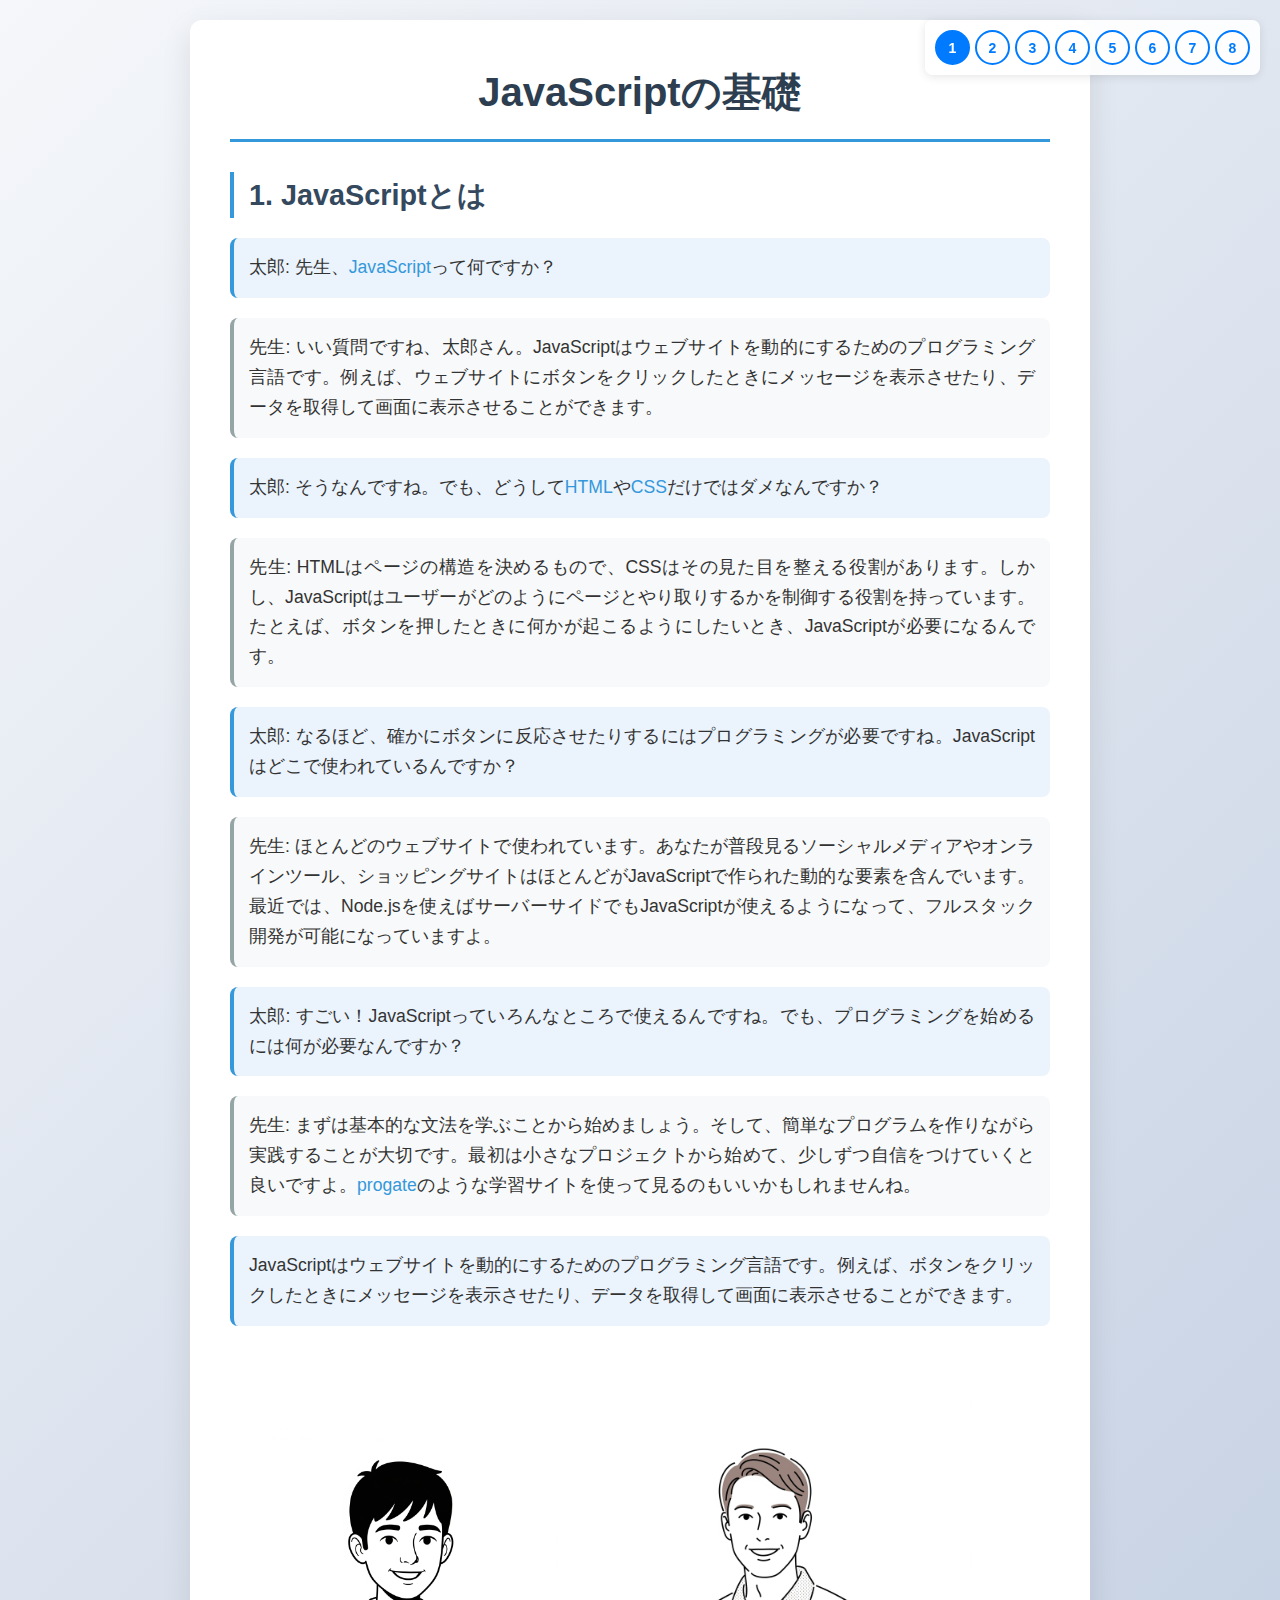
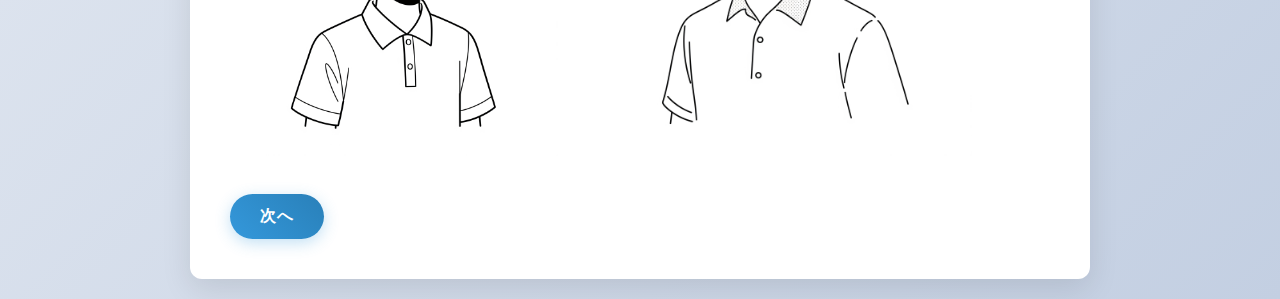
<file: index.html>
<!DOCTYPE html>
<html lang="ja">
<head>
    <meta charset="UTF-8">
    <meta name="viewport" content="width=device-width, initial-scale=1.0">
    <title>JavaScriptの基礎</title>
    <link rel="stylesheet" href="main.css">
</head>
<body>
    <nav class="section-nav">
        <button onclick="showSection(1)" class="nav-btn" id="nav-1">1</button>
        <button onclick="showSection(2)" class="nav-btn" id="nav-2">2</button>
        <button onclick="showSection(3)" class="nav-btn" id="nav-3">3</button>
        <button onclick="showSection(4)" class="nav-btn" id="nav-4">4</button>
        <button onclick="showSection(5)" class="nav-btn" id="nav-5">5</button>
        <button onclick="showSection(6)" class="nav-btn" id="nav-6">6</button>
        <button onclick="showSection(7)" class="nav-btn" id="nav-7">7</button>
        <button onclick="showSection(8)" class="nav-btn" id="nav-8">8</button>
    </nav>
    </nav>
    <div id="section1" class="section" style="display: block;">
        <h1>JavaScriptの基礎</h1>
        <h2>1. JavaScriptとは</h2>
        <p>太郎: 先生、<a href="https://ja.wikipedia.org/wiki/JavaScript">JavaScript</a>って何ですか？</p>
        <p>先生: いい質問ですね、太郎さん。JavaScriptはウェブサイトを動的にするためのプログラミング言語です。例えば、ウェブサイトにボタンをクリックしたときにメッセージを表示させたり、データを取得して画面に表示させることができます。</p>
        <p>太郎: そうなんですね。でも、どうして<a href="https://ja.wikipedia.org/wiki/HTML">HTML</a>や<a href="https://ja.wikipedia.org/wiki/CSS">CSS</a>だけではダメなんですか？</p>
        <p>先生: HTMLはページの構造を決めるもので、CSSはその見た目を整える役割があります。しかし、JavaScriptはユーザーがどのようにページとやり取りするかを制御する役割を持っています。たとえば、ボタンを押したときに何かが起こるようにしたいとき、JavaScriptが必要になるんです。</p>
        <p>太郎: なるほど、確かにボタンに反応させたりするにはプログラミングが必要ですね。JavaScriptはどこで使われているんですか？</p>
        <p>先生: ほとんどのウェブサイトで使われています。あなたが普段見るソーシャルメディアやオンラインツール、ショッピングサイトはほとんどがJavaScriptで作られた動的な要素を含んでいます。最近では、Node.jsを使えばサーバーサイドでもJavaScriptが使えるようになって、フルスタック開発が可能になっていますよ。</p>
        <p>太郎: すごい！JavaScriptっていろんなところで使えるんですね。でも、プログラミングを始めるには何が必要なんですか？</p>
        <p>先生: まずは基本的な文法を学ぶことから始めましょう。そして、簡単なプログラムを作りながら実践することが大切です。最初は小さなプロジェクトから始めて、少しずつ自信をつけていくと良いですよ。<a href="https://prog-8.com/">progate</a>のような学習サイトを使って見るのもいいかもしれませんね。</p>
        <p>JavaScriptはウェブサイトを動的にするためのプログラミング言語です。例えば、ボタンをクリックしたときにメッセージを表示させたり、データを取得して画面に表示させることができます。</p>
        <img src="seito.jpg" alt="生徒の画像" width="40%" />
        <img src="sensei.jpg" alt="先生の画像" width="50%" />
        <button class="next-button" onclick="showNextSection(1)">次へ</button>
    </div>

    <div id="section2" class="section" style="display: none;">
        <h2>2. 基本的な文法</h2>
        <p>JavaScriptの基本的な文法とデータ型について紹介します。プログラミングを行う際には、データの種類やその扱い方、変数の定義方法を理解することが重要です。しっかりとした基礎を築くことで、後のステップでも効果的に問題を解決し、コードを書いていくことができるようになります。</p>
        <h3>2.1. 文法とデータ型</h3>
        <p>プログラミングでは、データを扱う時にそのデータの種類を定義する必要があります。このデータの種類を「データ型」と呼びます。データ型によって、どのような操作ができるか、またどのようにデータがメモリに保存されるかが決まります。</p>
        <p>JavaScriptには、以下の基本的なデータ型があります：</p>
        <ul>
            <li>文字列（String）: テキストを表します。例: "こんにちは", "123"</li>
            <li>数値（Number）: 整数や小数を扱います。例: 42, 3.14</li>
            <li>真偽値（Boolean）: true（真）または false（偽）の2つの値のみを取ります。条件分岐などで頻繁に使用されます。</li>
            <li>未定義（Undefined）: 値が設定されていない変数の状態です。この値は、変数がまだ何も持っていない場合に自動的に割り当てられます。</li>
            <li>オブジェクト（Object）: キーと値のペアを持つ複雑なデータ構造です。例えば、データの集まりや構造化された情報を扱う場合に使用します。</li>
        </ul>
        <h3>2.2. 変数の定義</h3>
        <p>変数とは、プログラム内でデータを保存するための名前付きの入れ物のようなものです。変数を使うことで、データを扱いやすくし、後から再利用できるようになります。</p>
        <p>JavaScriptでは、変数を以下の3つの方法で定義できます：</p>
        <ul>
            <li><strong>let:</strong> 変数を定義するための新しい方法で、後から値を変更できます。ただし、ブロックスコープを持っています。</li>
            <li><strong>const:</strong> 定数を定義するための方法で、一度設定した値は変更できません。主に変更しないデータを扱うときに使います。</li>
            <li><strong>var:</strong> 従来の方法で、関数スコープを持っていますが、現在は使用を避けることが推奨されています。</li>
        </ul>
        <p>例えば、変数を使ってユーザーの名前を保存することができます。</p>
        <pre><code>
const name = "太郎"; // 'name' という名前の変数に "太郎" を保存
let age = 15; // 'age' という名前の変数に 15 を保存
        </code></pre>
        <button class="next-button" onclick="showNextSection(2)">次へ</button>
    </div>

    <div id="section3" class="section" style="display: none;">
        <h2>3. 関数とスコープ</h2>
        <h3>3.1. 関数の定義</h3>
        <p>関数は再利用可能なコードのブロックで、特定のタスクを実行するためのものです。以下は、シンプルな関数の定義例です。</p>
        <pre><code>
function greet(person) {
    return "こんにちは、" + person + "さん！";
}
        </code></pre>
        <p>この関数greetは、引数personを受け取り、その人に挨拶するメッセージを返します。</p>
        <h3>3.2. スコープ</h3>
        <p>スコープは変数が有効な範囲を指します。JavaScriptには、グローバルスコープ、関数スコープ、ブロックスコープの3種類があります。</p>
        <ul>
            <li><strong>グローバルスコープ:</strong> スクリプトのどこからでもアクセスできる変数の範囲です。</li>
            <li><strong>関数スコープ:</strong> 関数内で定義された変数の範囲で、その関数内からのみアクセス可能です。</li>
            <li><strong>ブロックスコープ:</strong> letやconstを使って定義された変数に対する範囲で、ブロック（波括弧 {} で囲まれた部分）内でのみ有効です。</li>
        </ul>
        <button class="next-button" onclick="showNextSection(3)">次へ</button>
    </div>

    <div id="section4" class="section" style="display: none;">
        <h2>4. オブジェクト指向プログラミング</h2>
        <p>オブジェクト指向プログラミング（OOP）は、プログラミングのスタイルの一つで、データを「オブジェクト」という単位で管理する方法です。オブジェクトは、データ（プロパティ）とそのデータに関連する関数（メソッド）を持つことができます。</p>
        <h3>4.1. オブジェクトの作成</h3>
        <p>JavaScriptでは、オブジェクトを作成するのは非常に簡単です。以下のコードは、`person`というオブジェクトを作成しています。</p>
        <pre><code>
let person = {
    name: "太郎",
    age: 25,
    greet: function() {
        return "こんにちは、" + this.name + "さん！";
    }
};
        </code></pre>
        <p>この例では、`person`オブジェクトは以下の3つの部分を持っています：</p>
        <ul>
            <li><strong>プロパティ</strong>: オブジェクトのデータを持つ部分です。ここでは`name`と`age`という2つのプロパティがあります。</li>
            <li><strong>メソッド</strong>: オブジェクトに関連する動作を定義する関数です。`greet`というメソッドは、`person`オブジェクトの名前を使って挨拶を返す機能があります。</li>
            <li><strong>thisキーワード</strong>: メソッド内で`this`を使うことで、そのメソッドが属しているオブジェクトを参照することができます。ここでは`this.name`は`person.name`、つまり「太郎」を指します。</li>
        </ul>
        <p>次に、`greet`メソッドを呼び出して挨拶を表示させてみましょう:</p>

        <pre><code>
console.log(person.greet()); // "こんにちは、太郎さん！"と表示
        </code></pre>

        <p>上のコードを実行すると、`greet`メソッドが呼ばれて挨拶が表示されます。これがオブジェクト指向プログラミングの基本的な使い方です。</p>
        <button class="next-button" onclick="showNextSection(4)">次へ</button>
    </div>



    <div id="section5" class="section" style="display: none;">
        <h2>5. 非同期処理</h2>
        <p>非同期処理は、プログラムが時間のかかるタスクを実行している間に他の処理を続行できるようにするための手法です。これにより、特にデータの取得など遅延が発生する可能性のある操作を効率的に扱うことができます。</p>

        <h3>5.1. Promiseの使用</h3>
        <p>Promiseは、非同期処理の結果を表現するためのオブジェクトです。Promiseはまだ完了していない処理の結果を表し、将来的にその結果が利用可能になることを示します。</p>
    
        <p>以下のコードは、データを非同期に取得するための`fetchData`という関数を定義しています。この関数はPromiseを返します。</p>
    
        <pre><code>
    function fetchData() {
        // 新しいPromiseを返す
        return new Promise((resolve, reject) => {
            // 2秒後にデータ取得が完了する模擬処理
            setTimeout(() => {
                // データ取得が成功した場合
                resolve("データ取得完了！");
            }, 2000);
        });
    }
        </code></pre>
    
        <p>この関数の説明は以下の通りです：</p>
        <ul>
            <li><strong>Promiseの作成</strong>: `new Promise`を使ってPromiseを作成します。このPromiseは、成功した場合には`resolve`関数を呼び出して、結果を返します。</li>
            <li><strong>setTimeout</strong>: JavaScriptの`setTimeout`関数は、指定した時間（ここでは2秒）後に指定した処理を実行します。これによって、データ取得の時間を模擬しています。</li>
            <li><strong>resolve関数</strong>: データ取得が成功した場合に呼ばれ、Promiseが解決（fulfilled）します。この場合、文字列"データ取得完了！"が返されます。</li>
        </ul>
    
        <p>この`fetchData`関数を使うために、Promiseの結果を処理する方法を示します。以下のようにして使用できます：</p>
    
        <pre><code>
    fetchData().then(result => {
        console.log(result); // "データ取得完了！"と表示
    }).catch(error => {
        console.error("エラーが発生しました: ", error);
    });
        </code></pre>
    
        <p>このコードでは、`then`メソッドを使ってPromiseが成功したときの処理を定義しています。成功した場合には取得した結果が`result`として渡され、`console.log`で表示されます。</p>
        <p>もしPromiseが失敗した場合は、`catch`メソッドを使ってエラーメッセージを処理することができます。</p>
        <button class="next-button" onclick="showNextSection(5)">次へ</button>
    </div>

    <div id="section6" class="section" style="display: none;">
        <h2>6. DOM操作</h2>
        <p>DOM（Document Object Model）は、HTMLやXML文書をプログラムから扱うためのインターフェースです。DOMを操作することで、ウェブページの内容や構造を動的に変更することができます。これにより、ユーザーのアクションに応じてページを更新したり、表示内容を変更したりすることが可能になります。</p>

        <h3>6.1. イベント処理</h3>
        <p>イベント処理とは、ユーザーがページ上で行ったアクション（クリックやキー入力など）に対して、プログラムが反応するようにすることを指します。例えば、ボタンがクリックされたときに何かを行うような処理です。</p>

        <p>以下のコードでは、HTMLから要素を取得する方法を示します。これによって、特定の要素にアクセスして、その内容を変更したり、イベントを追加したりすることができます。</p>

        <pre><code>
// HTMLから要素を取得
const titleElement = document.getElementById("title"); // id属性が"title"の要素を取得
const buttonElement = document.querySelector("#changeTextButton"); // idが"changeTextButton"の要素を取得
        </code></pre>

        <p>このコードの説明は以下の通りです：</p>
        <ul>
            <li><strong>document.getElementById</strong>: このメソッドは、指定したidを持つHTML要素を取得します。ここでは、`id="title"`の要素を取得して`titleElement`という変数に格納しています。</li>
            <li><strong>document.querySelector</strong>: このメソッドは、CSSセレクタを使って一致する最初の要素を取得します。ここでは、`id="changeTextButton"`の要素を取得しています。</li>
        </ul>

        <p>次に、ボタンがクリックされたときにタイトルの内容を変更する例を示します：</p>

        <pre><code>
buttonElement.addEventListener("click", () => {
    titleElement.innerText = "新しいタイトル！"; // タイトルを変更する
});
        </code></pre>

        <p>このコードの説明は以下の通りです：</p>
        <ul>
            <li><strong>addEventListener</strong>: このメソッドを使って、指定したイベント（ここでは"click"）に対して関数を追加します。この関数は、イベントが発生したときに実行されます。</li>
            <li><strong>innerText</strong>: これは要素のテキスト内容を変更するためのプロパティです。ここでは、ボタンがクリックされたときにタイトルのテキストを"新しいタイトル！"に変更しています。</li>
        </ul>

        <p>以上のように、DOMを操作することで、ユーザーのアクションに応じてページの内容を動的に変更することが可能です。これにより、よりインタラクティブで魅力的なウェブページを作成できます。</p>

        <button class="next-button" onclick="showNextSection(6)">次へ</button>
    </div>

    <div id="section7" class="section" style="display: none;">
        <h2>7. モジュールとパッケージ管理</h2>
        <p>JavaScriptの大規模なプロジェクトでは、コードをモジュール化することが重要です。モジュール化によりコードを再利用しやすく、保守もしやすくなります。また、外部ライブラリやツールを管理するためにパッケージ管理システムが必要です。</p>

        <h3>7.1. モジュールの使用</h3>
        <p>モジュールは、特定の機能を持つJavaScriptファイルです。モジュールを使用することで、異なるファイル間で関数や変数を共有できます。次の例では、`math.js`というファイルから`add`関数をエクスポートし、`main.js`というファイルでインポートして使用しています。</p>

        <pre><code>
    // math.js
    export function add(a, b) {
        return a + b;
    }

    // main.js
    import { add } from './math.js';

    console.log(add(2, 3));  // 出力: 5
        </code></pre>

        <p>このコードのポイント：</p>
        <ul>
            <li><strong>export</strong>: `math.js`で`add`関数をエクスポートすることで、他のファイルからこの関数を使えるようになります。</li>
            <li><strong>import</strong>: `main.js`で`add`関数をインポートし、関数を使用して計算結果を表示しています。</li>
        </ul>

        <h3>7.2. npmによるパッケージ管理</h3>
        <p>npmはNode.jsのパッケージ管理ツールで、外部パッケージやライブラリを簡単に管理できます。以下に、npmの基本的な使い方を示します：</p>
        
        <ul>
            <li><strong>パッケージのインストール</strong>: <code>npm install &lt;パッケージ名&gt;</code>を使って、必要なライブラリをプロジェクトに追加します。</li>
            <li><strong>バージョンの更新</strong>: <code>npm update &lt;パッケージ名&gt;</code>で、インストールされているパッケージを最新のバージョンに更新します。</li>
            <li><strong>プロジェクトのセットアップ</strong>: <code>npm init</code>を実行すると、プロジェクトの設定情報を含む`package.json`ファイルが生成されます。</li>
        </ul>

        <button class="next-button" onclick="showNextSection(7)">次へ</button>
    </div>

    <div id="section8" class="section" style="display: none;">
        <h2>8. フロントエンドフレームワーク（Reactの例）</h2>
        <p>Reactは、ユーザーインターフェースを構築するための人気のあるJavaScriptライブラリです。コンポーネントベースのアプローチを採用しており、大規模なアプリケーションのUIを効率的に管理できます。</p>

        <h3>8.1. Reactの基本</h3>
        <p>Reactの基本的な使用法を以下に示します。まず、ReactとReactDOMをインポートし、Appコンポーネントを作成します。そして、このコンポーネントをHTMLの特定の要素にレンダリングします。</p>

        <pre><code>
    import React from 'react';
    import ReactDOM from 'react-dom';

    function App() {
        return &lt;h1&gt;こんにちは、React！&lt;/h1&gt;;
    }

    ReactDOM.render(&lt;App /&gt;, document.getElementById('root'));
        </code></pre>

        <p>このコードのポイント：</p>
        <ul>
            <li><strong>import React</strong>: Reactをインポートすることで、JSX（JavaScript XML）を使ったコンポーネントを作成できるようになります。</li>
            <li><strong>関数コンポーネント</strong>: `App`という関数がコンポーネントを定義しています。この関数は、React要素（ここでは`＜h1＞`タグ）を返します。</li>
            <li><strong>ReactDOM.render</strong>: この関数を使って、作成したコンポーネントをDOMの特定の場所（この例では`id`が`root`の要素）に描画します。</li>
        </ul>

        <h3>8.2. コンポーネントの状態管理</h3>
        <p>Reactでは、状態を管理することが重要です。`useState`フックを使うことで、コンポーネント内で状態を持つことができます。以下はカウントアップ機能を持つコンポーネントの例です：</p>

        <pre><code>
    import React, { useState } from 'react';

    function Counter() {
        const [count, setCount] = useState(0); // 状態変数countとその更新関数setCountを定義

        return (
            &lt;div&gt;
                &lt;p&gt;クリックした回数: {count}&lt;/p&gt;
                &lt;button onClick={() => setCount(count + 1)}&gt;カウントアップ&lt;/button&gt;
            &lt;/div&gt;
        );
    }

    ReactDOM.render(&lt;Counter /&gt;, document.getElementById('root'));
        </code></pre>

        <p>このコードのポイント：</p>
        <ul>
            <li><strong>useState</strong>: このフックを使って、`count`という状態変数を作成します。初期値は`0`です。</li>
            <li><strong>setCount</strong>: `count`の値を更新するための関数です。この関数をクリックイベントで使用しています。</li>
            <li><strong>状態の自動再評価</strong>: コンポーネントの状態が変化すると、Reactは自動的にコンポーネントを再描画して最新の状態を反映します。</li>
        </ul>

        <p>これにより、Reactを使ってインタラクティブなフロントエンドアプリケーションを作成することができるようになります。状態管理やコンポーネント化により、大規模なアプリケーションでもコードの可読性と保守性が向上します。</p>
        <p>本コンテンツの作成時間（HTML/CSS/JavaScriptの設計・実装を含む）：約15時間</p>
    </div>
    <script>
        let currentSection = 1; // 現在のセクション番号を追跡
        
        function showSection(sectionNumber) {
            // 全てのセクションを非表示にする
            for (let i = 1; i <= 8; i++) {
                const section = document.getElementById(`section${i}`);
                if (section) {
                    section.style.display = 'none';
                }
            }
            
            // 指定されたセクションを表示
            const targetSection = document.getElementById(`section${sectionNumber}`);
            if (targetSection) {
                targetSection.style.display = 'block';
                currentSection = sectionNumber;
                
                // ナビゲーションボタンの状態を更新
                updateNavButtons();
                
                // セクションの先頭にスクロール
                targetSection.scrollIntoView({ behavior: 'smooth', block: 'start' });
            }
        }
        
        function updateNavButtons() {
            // 全てのナビゲーションボタンの状態をリセット
            for (let i = 1; i <= 8; i++) {
                const btn = document.getElementById(`nav-${i}`);
                if (btn) {
                    btn.classList.remove('active', 'disabled');
                    
                    // 現在のセクションをアクティブに
                    if (i === currentSection) {
                        btn.classList.add('active');
                    }
                    // まだ到達していないセクションを無効化（オプション）
                    // if (i > currentSection) {
                    //     btn.classList.add('disabled');
                    //     btn.onclick = null;
                    // } else {
                    //     btn.onclick = () => showSection(i);
                    // }
                }
            }
        }
        
        function showNextSection(current) {
            const nextSection = current + 1;
            if (nextSection <= 9) {
                showSection(nextSection);
            }
        }
        
        // ページ読み込み時に初期状態を設定
        window.addEventListener('DOMContentLoaded', function() {
            updateNavButtons();
        });
        </script>
</body>
</html>
</file>
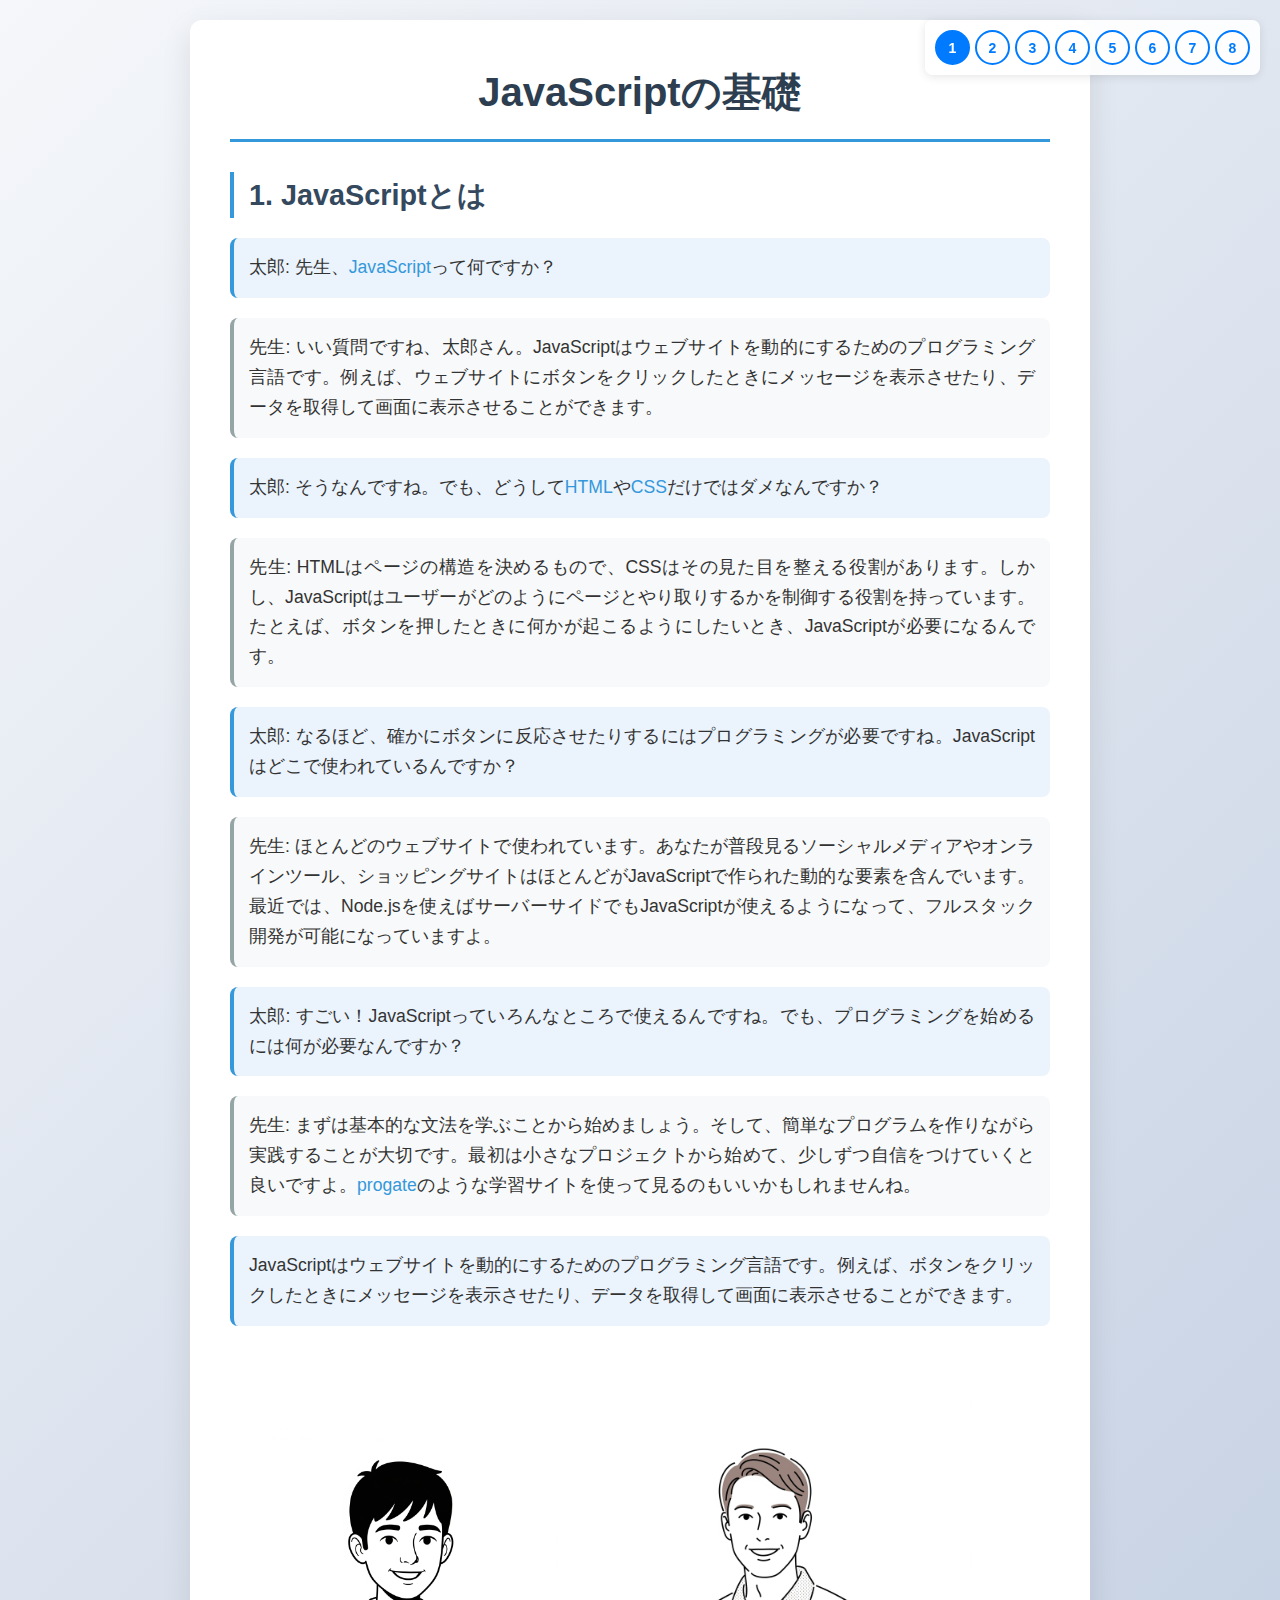
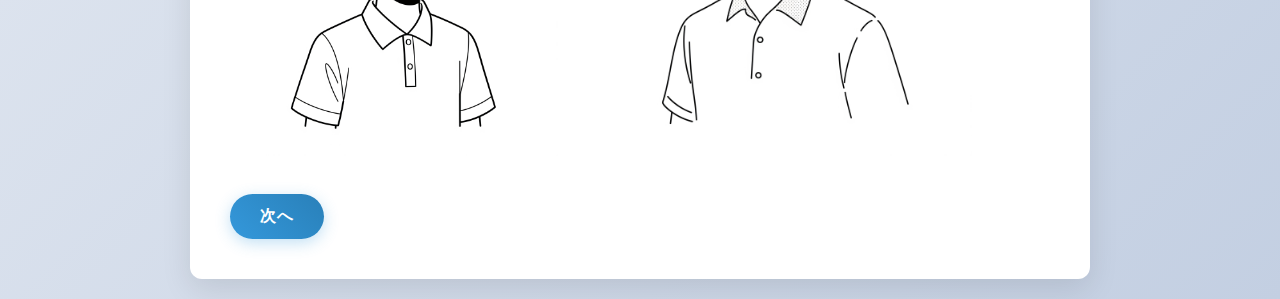
<file: aboutjs.html>
<!DOCTYPE html>
<html lang="ja">
<head>
    <meta charset="UTF-8">
    <meta name="viewport" content="width=device-width, initial-scale=1.0">
    <title>JavaScriptの基礎</title>
    <link rel="stylesheet" href="main.css">
</head>
<body>
    <nav class="section-nav">
        <button onclick="showSection(1)" class="nav-btn" id="nav-1">1</button>
        <button onclick="showSection(2)" class="nav-btn" id="nav-2">2</button>
        <button onclick="showSection(3)" class="nav-btn" id="nav-3">3</button>
        <button onclick="showSection(4)" class="nav-btn" id="nav-4">4</button>
        <button onclick="showSection(5)" class="nav-btn" id="nav-5">5</button>
        <button onclick="showSection(6)" class="nav-btn" id="nav-6">6</button>
        <button onclick="showSection(7)" class="nav-btn" id="nav-7">7</button>
        <button onclick="showSection(8)" class="nav-btn" id="nav-8">8</button>
    </nav>
    </nav>
    <div id="section1" class="section" style="display: block;">
        <h1>JavaScriptの基礎</h1>
        <h2>1. JavaScriptとは</h2>
        <p>太郎: 先生、<a href="https://ja.wikipedia.org/wiki/JavaScript">JavaScript</a>って何ですか？</p>
        <p>先生: いい質問ですね、太郎さん。JavaScriptはウェブサイトを動的にするためのプログラミング言語です。例えば、ウェブサイトにボタンをクリックしたときにメッセージを表示させたり、データを取得して画面に表示させることができます。</p>
        <p>太郎: そうなんですね。でも、どうして<a href="https://ja.wikipedia.org/wiki/HTML">HTML</a>や<a href="https://ja.wikipedia.org/wiki/CSS">CSS</a>だけではダメなんですか？</p>
        <p>先生: HTMLはページの構造を決めるもので、CSSはその見た目を整える役割があります。しかし、JavaScriptはユーザーがどのようにページとやり取りするかを制御する役割を持っています。たとえば、ボタンを押したときに何かが起こるようにしたいとき、JavaScriptが必要になるんです。</p>
        <p>太郎: なるほど、確かにボタンに反応させたりするにはプログラミングが必要ですね。JavaScriptはどこで使われているんですか？</p>
        <p>先生: ほとんどのウェブサイトで使われています。あなたが普段見るソーシャルメディアやオンラインツール、ショッピングサイトはほとんどがJavaScriptで作られた動的な要素を含んでいます。最近では、Node.jsを使えばサーバーサイドでもJavaScriptが使えるようになって、フルスタック開発が可能になっていますよ。</p>
        <p>太郎: すごい！JavaScriptっていろんなところで使えるんですね。でも、プログラミングを始めるには何が必要なんですか？</p>
        <p>先生: まずは基本的な文法を学ぶことから始めましょう。そして、簡単なプログラムを作りながら実践することが大切です。最初は小さなプロジェクトから始めて、少しずつ自信をつけていくと良いですよ。<a href="https://prog-8.com/">progate</a>のような学習サイトを使って見るのもいいかもしれませんね。</p>
        <p>JavaScriptはウェブサイトを動的にするためのプログラミング言語です。例えば、ボタンをクリックしたときにメッセージを表示させたり、データを取得して画面に表示させることができます。</p>
        <img src="seito.jpg" alt="生徒の画像" width="40%" />
        <img src="sensei.jpg" alt="先生の画像" width="50%" />
        <button class="next-button" onclick="showNextSection(1)">次へ</button>
    </div>

    <div id="section2" class="section" style="display: none;">
        <h2>2. 基本的な文法</h2>
        <p>JavaScriptの基本的な文法とデータ型について紹介します。プログラミングを行う際には、データの種類やその扱い方、変数の定義方法を理解することが重要です。しっかりとした基礎を築くことで、後のステップでも効果的に問題を解決し、コードを書いていくことができるようになります。</p>
        <h3>2.1. 文法とデータ型</h3>
        <p>プログラミングでは、データを扱う時にそのデータの種類を定義する必要があります。このデータの種類を「データ型」と呼びます。データ型によって、どのような操作ができるか、またどのようにデータがメモリに保存されるかが決まります。</p>
        <p>JavaScriptには、以下の基本的なデータ型があります：</p>
        <ul>
            <li>文字列（String）: テキストを表します。例: "こんにちは", "123"</li>
            <li>数値（Number）: 整数や小数を扱います。例: 42, 3.14</li>
            <li>真偽値（Boolean）: true（真）または false（偽）の2つの値のみを取ります。条件分岐などで頻繁に使用されます。</li>
            <li>未定義（Undefined）: 値が設定されていない変数の状態です。この値は、変数がまだ何も持っていない場合に自動的に割り当てられます。</li>
            <li>オブジェクト（Object）: キーと値のペアを持つ複雑なデータ構造です。例えば、データの集まりや構造化された情報を扱う場合に使用します。</li>
        </ul>
        <h3>2.2. 変数の定義</h3>
        <p>変数とは、プログラム内でデータを保存するための名前付きの入れ物のようなものです。変数を使うことで、データを扱いやすくし、後から再利用できるようになります。</p>
        <p>JavaScriptでは、変数を以下の3つの方法で定義できます：</p>
        <ul>
            <li><strong>let:</strong> 変数を定義するための新しい方法で、後から値を変更できます。ただし、ブロックスコープを持っています。</li>
            <li><strong>const:</strong> 定数を定義するための方法で、一度設定した値は変更できません。主に変更しないデータを扱うときに使います。</li>
            <li><strong>var:</strong> 従来の方法で、関数スコープを持っていますが、現在は使用を避けることが推奨されています。</li>
        </ul>
        <p>例えば、変数を使ってユーザーの名前を保存することができます。</p>
        <pre><code>
const name = "太郎"; // 'name' という名前の変数に "太郎" を保存
let age = 15; // 'age' という名前の変数に 15 を保存
        </code></pre>
        <button class="next-button" onclick="showNextSection(2)">次へ</button>
    </div>

    <div id="section3" class="section" style="display: none;">
        <h2>3. 関数とスコープ</h2>
        <h3>3.1. 関数の定義</h3>
        <p>関数は再利用可能なコードのブロックで、特定のタスクを実行するためのものです。以下は、シンプルな関数の定義例です。</p>
        <pre><code>
function greet(person) {
    return "こんにちは、" + person + "さん！";
}
        </code></pre>
        <p>この関数greetは、引数personを受け取り、その人に挨拶するメッセージを返します。</p>
        <h3>3.2. スコープ</h3>
        <p>スコープは変数が有効な範囲を指します。JavaScriptには、グローバルスコープ、関数スコープ、ブロックスコープの3種類があります。</p>
        <ul>
            <li><strong>グローバルスコープ:</strong> スクリプトのどこからでもアクセスできる変数の範囲です。</li>
            <li><strong>関数スコープ:</strong> 関数内で定義された変数の範囲で、その関数内からのみアクセス可能です。</li>
            <li><strong>ブロックスコープ:</strong> letやconstを使って定義された変数に対する範囲で、ブロック（波括弧 {} で囲まれた部分）内でのみ有効です。</li>
        </ul>
        <button class="next-button" onclick="showNextSection(3)">次へ</button>
    </div>

    <div id="section4" class="section" style="display: none;">
        <h2>4. オブジェクト指向プログラミング</h2>
        <p>オブジェクト指向プログラミング（OOP）は、プログラミングのスタイルの一つで、データを「オブジェクト」という単位で管理する方法です。オブジェクトは、データ（プロパティ）とそのデータに関連する関数（メソッド）を持つことができます。</p>
        <h3>4.1. オブジェクトの作成</h3>
        <p>JavaScriptでは、オブジェクトを作成するのは非常に簡単です。以下のコードは、`person`というオブジェクトを作成しています。</p>
        <pre><code>
let person = {
    name: "太郎",
    age: 25,
    greet: function() {
        return "こんにちは、" + this.name + "さん！";
    }
};
        </code></pre>
        <p>この例では、`person`オブジェクトは以下の3つの部分を持っています：</p>
        <ul>
            <li><strong>プロパティ</strong>: オブジェクトのデータを持つ部分です。ここでは`name`と`age`という2つのプロパティがあります。</li>
            <li><strong>メソッド</strong>: オブジェクトに関連する動作を定義する関数です。`greet`というメソッドは、`person`オブジェクトの名前を使って挨拶を返す機能があります。</li>
            <li><strong>thisキーワード</strong>: メソッド内で`this`を使うことで、そのメソッドが属しているオブジェクトを参照することができます。ここでは`this.name`は`person.name`、つまり「太郎」を指します。</li>
        </ul>
        <p>次に、`greet`メソッドを呼び出して挨拶を表示させてみましょう:</p>

        <pre><code>
console.log(person.greet()); // "こんにちは、太郎さん！"と表示
        </code></pre>

        <p>上のコードを実行すると、`greet`メソッドが呼ばれて挨拶が表示されます。これがオブジェクト指向プログラミングの基本的な使い方です。</p>
        <button class="next-button" onclick="showNextSection(4)">次へ</button>
    </div>



    <div id="section5" class="section" style="display: none;">
        <h2>5. 非同期処理</h2>
        <p>非同期処理は、プログラムが時間のかかるタスクを実行している間に他の処理を続行できるようにするための手法です。これにより、特にデータの取得など遅延が発生する可能性のある操作を効率的に扱うことができます。</p>

        <h3>5.1. Promiseの使用</h3>
        <p>Promiseは、非同期処理の結果を表現するためのオブジェクトです。Promiseはまだ完了していない処理の結果を表し、将来的にその結果が利用可能になることを示します。</p>
    
        <p>以下のコードは、データを非同期に取得するための`fetchData`という関数を定義しています。この関数はPromiseを返します。</p>
    
        <pre><code>
    function fetchData() {
        // 新しいPromiseを返す
        return new Promise((resolve, reject) => {
            // 2秒後にデータ取得が完了する模擬処理
            setTimeout(() => {
                // データ取得が成功した場合
                resolve("データ取得完了！");
            }, 2000);
        });
    }
        </code></pre>
    
        <p>この関数の説明は以下の通りです：</p>
        <ul>
            <li><strong>Promiseの作成</strong>: `new Promise`を使ってPromiseを作成します。このPromiseは、成功した場合には`resolve`関数を呼び出して、結果を返します。</li>
            <li><strong>setTimeout</strong>: JavaScriptの`setTimeout`関数は、指定した時間（ここでは2秒）後に指定した処理を実行します。これによって、データ取得の時間を模擬しています。</li>
            <li><strong>resolve関数</strong>: データ取得が成功した場合に呼ばれ、Promiseが解決（fulfilled）します。この場合、文字列"データ取得完了！"が返されます。</li>
        </ul>
    
        <p>この`fetchData`関数を使うために、Promiseの結果を処理する方法を示します。以下のようにして使用できます：</p>
    
        <pre><code>
    fetchData().then(result => {
        console.log(result); // "データ取得完了！"と表示
    }).catch(error => {
        console.error("エラーが発生しました: ", error);
    });
        </code></pre>
    
        <p>このコードでは、`then`メソッドを使ってPromiseが成功したときの処理を定義しています。成功した場合には取得した結果が`result`として渡され、`console.log`で表示されます。</p>
        <p>もしPromiseが失敗した場合は、`catch`メソッドを使ってエラーメッセージを処理することができます。</p>
        <button class="next-button" onclick="showNextSection(5)">次へ</button>
    </div>

    <div id="section6" class="section" style="display: none;">
        <h2>6. DOM操作</h2>
        <p>DOM（Document Object Model）は、HTMLやXML文書をプログラムから扱うためのインターフェースです。DOMを操作することで、ウェブページの内容や構造を動的に変更することができます。これにより、ユーザーのアクションに応じてページを更新したり、表示内容を変更したりすることが可能になります。</p>

        <h3>6.1. イベント処理</h3>
        <p>イベント処理とは、ユーザーがページ上で行ったアクション（クリックやキー入力など）に対して、プログラムが反応するようにすることを指します。例えば、ボタンがクリックされたときに何かを行うような処理です。</p>

        <p>以下のコードでは、HTMLから要素を取得する方法を示します。これによって、特定の要素にアクセスして、その内容を変更したり、イベントを追加したりすることができます。</p>

        <pre><code>
// HTMLから要素を取得
const titleElement = document.getElementById("title"); // id属性が"title"の要素を取得
const buttonElement = document.querySelector("#changeTextButton"); // idが"changeTextButton"の要素を取得
        </code></pre>

        <p>このコードの説明は以下の通りです：</p>
        <ul>
            <li><strong>document.getElementById</strong>: このメソッドは、指定したidを持つHTML要素を取得します。ここでは、`id="title"`の要素を取得して`titleElement`という変数に格納しています。</li>
            <li><strong>document.querySelector</strong>: このメソッドは、CSSセレクタを使って一致する最初の要素を取得します。ここでは、`id="changeTextButton"`の要素を取得しています。</li>
        </ul>

        <p>次に、ボタンがクリックされたときにタイトルの内容を変更する例を示します：</p>

        <pre><code>
buttonElement.addEventListener("click", () => {
    titleElement.innerText = "新しいタイトル！"; // タイトルを変更する
});
        </code></pre>

        <p>このコードの説明は以下の通りです：</p>
        <ul>
            <li><strong>addEventListener</strong>: このメソッドを使って、指定したイベント（ここでは"click"）に対して関数を追加します。この関数は、イベントが発生したときに実行されます。</li>
            <li><strong>innerText</strong>: これは要素のテキスト内容を変更するためのプロパティです。ここでは、ボタンがクリックされたときにタイトルのテキストを"新しいタイトル！"に変更しています。</li>
        </ul>

        <p>以上のように、DOMを操作することで、ユーザーのアクションに応じてページの内容を動的に変更することが可能です。これにより、よりインタラクティブで魅力的なウェブページを作成できます。</p>

        <button class="next-button" onclick="showNextSection(6)">次へ</button>
    </div>

    <div id="section7" class="section" style="display: none;">
        <h2>7. モジュールとパッケージ管理</h2>
        <p>JavaScriptの大規模なプロジェクトでは、コードをモジュール化することが重要です。モジュール化により、コードを再利用しやすく、保守もしやすくなります。また、外部ライブラリやツールを管理するためにパッケージ管理システムが必要です。</p>

        <h3>7.1. モジュールの使用</h3>
        <p>モジュールは、特定の機能を持つJavaScriptファイルです。モジュールを使用することで、異なるファイル間で関数や変数を共有できます。次の例では、`math.js`というファイルから`add`関数をエクスポートし、`main.js`というファイルでインポートして使用しています。</p>

        <pre><code>
    // math.js
    export function add(a, b) {
        return a + b;
    }

    // main.js
    import { add } from './math.js';

    console.log(add(2, 3));  // 出力: 5
        </code></pre>

        <p>このコードのポイント：</p>
        <ul>
            <li><strong>export</strong>: `math.js`で`add`関数をエクスポートすることで、他のファイルからこの関数を使えるようになります。</li>
            <li><strong>import</strong>: `main.js`で`add`関数をインポートし、関数を使用して計算結果を表示しています。</li>
        </ul>

        <h3>7.2. npmによるパッケージ管理</h3>
        <p>npmはNode.jsのパッケージ管理ツールで、外部パッケージやライブラリを簡単に管理できます。以下に、npmの基本的な使い方を示します：</p>
        
        <ul>
            <li><strong>パッケージのインストール</strong>: <code>npm install &lt;パッケージ名&gt;</code>を使って、必要なライブラリをプロジェクトに追加します。</li>
            <li><strong>バージョンの更新</strong>: <code>npm update &lt;パッケージ名&gt;</code>で、インストールされているパッケージを最新のバージョンに更新します。</li>
            <li><strong>プロジェクトのセットアップ</strong>: <code>npm init</code>を実行すると、プロジェクトの設定情報を含む`package.json`ファイルが生成されます。</li>
        </ul>

        <button class="next-button" onclick="showNextSection(7)">次へ</button>
    </div>

    <div id="section8" class="section" style="display: none;">
        <h2>8. フロントエンドフレームワーク（Reactの例）</h2>
        <p>Reactは、ユーザーインターフェースを構築するための人気のあるJavaScriptライブラリです。コンポーネントベースのアプローチを採用しており、大規模なアプリケーションのUIを効率的に管理できます。</p>

        <h3>8.1. Reactの基本</h3>
        <p>Reactの基本的な使用法を以下に示します。まず、ReactとReactDOMをインポートし、Appコンポーネントを作成します。そして、このコンポーネントをHTMLの特定の要素にレンダリングします。</p>

        <pre><code>
    import React from 'react';
    import ReactDOM from 'react-dom';

    function App() {
        return &lt;h1&gt;こんにちは、React！&lt;/h1&gt;;
    }

    ReactDOM.render(&lt;App /&gt;, document.getElementById('root'));
        </code></pre>

        <p>このコードのポイント：</p>
        <ul>
            <li><strong>import React</strong>: Reactをインポートすることで、JSX（JavaScript XML）を使ったコンポーネントを作成できるようになります。</li>
            <li><strong>関数コンポーネント</strong>: `App`という関数がコンポーネントを定義しています。この関数は、React要素（ここでは`＜h1＞`タグ）を返します。</li>
            <li><strong>ReactDOM.render</strong>: この関数を使って、作成したコンポーネントをDOMの特定の場所（この例では`id`が`root`の要素）に描画します。</li>
        </ul>

        <h3>8.2. コンポーネントの状態管理</h3>
        <p>Reactでは、状態を管理することが重要です。`useState`フックを使うことで、コンポーネント内で状態を持つことができます。以下はカウントアップ機能を持つコンポーネントの例です：</p>

        <pre><code>
    import React, { useState } from 'react';

    function Counter() {
        const [count, setCount] = useState(0); // 状態変数countとその更新関数setCountを定義

        return (
            &lt;div&gt;
                &lt;p&gt;クリックした回数: {count}&lt;/p&gt;
                &lt;button onClick={() => setCount(count + 1)}&gt;カウントアップ&lt;/button&gt;
            &lt;/div&gt;
        );
    }

    ReactDOM.render(&lt;Counter /&gt;, document.getElementById('root'));
        </code></pre>

        <p>このコードのポイント：</p>
        <ul>
            <li><strong>useState</strong>: このフックを使って、`count`という状態変数を作成します。初期値は`0`です。</li>
            <li><strong>setCount</strong>: `count`の値を更新するための関数です。この関数をクリックイベントで使用しています。</li>
            <li><strong>状態の自動再評価</strong>: コンポーネントの状態が変化すると、Reactは自動的にコンポーネントを再描画して最新の状態を反映します。</li>
        </ul>

        <p>これにより、Reactを使ってインタラクティブなフロントエンドアプリケーションを作成することができるようになります。状態管理やコンポーネント化により、大規模なアプリケーションでもコードの可読性と保守性が向上します。</p>
        <p>本コンテンツの作成時間（HTML/CSS/JavaScriptの設計・実装を含む）：約15時間</p>
    </div>
    <script>
        let currentSection = 1; // 現在のセクション番号を追跡
        
        function showSection(sectionNumber) {
            // 全てのセクションを非表示にする
            for (let i = 1; i <= 8; i++) {
                const section = document.getElementById(`section${i}`);
                if (section) {
                    section.style.display = 'none';
                }
            }
            
            // 指定されたセクションを表示
            const targetSection = document.getElementById(`section${sectionNumber}`);
            if (targetSection) {
                targetSection.style.display = 'block';
                currentSection = sectionNumber;
                
                // ナビゲーションボタンの状態を更新
                updateNavButtons();
                
                // セクションの先頭にスクロール
                targetSection.scrollIntoView({ behavior: 'smooth', block: 'start' });
            }
        }
        
        function updateNavButtons() {
            // 全てのナビゲーションボタンの状態をリセット
            for (let i = 1; i <= 8; i++) {
                const btn = document.getElementById(`nav-${i}`);
                if (btn) {
                    btn.classList.remove('active', 'disabled');
                    
                    // 現在のセクションをアクティブに
                    if (i === currentSection) {
                        btn.classList.add('active');
                    }
                    // まだ到達していないセクションを無効化（オプション）
                    // if (i > currentSection) {
                    //     btn.classList.add('disabled');
                    //     btn.onclick = null;
                    // } else {
                    //     btn.onclick = () => showSection(i);
                    // }
                }
            }
        }
        
        function showNextSection(current) {
            const nextSection = current + 1;
            if (nextSection <= 9) {
                showSection(nextSection);
            }
        }
        
        // ページ読み込み時に初期状態を設定
        window.addEventListener('DOMContentLoaded', function() {
            updateNavButtons();
        });
        </script>
</body>
</html>
</file>
<file: main.css>
/* リセットとベーススタイル */
* {
    margin: 0;
    padding: 0;
    box-sizing: border-box;
}

body {
    font-family: 'Segoe UI', Tahoma, Geneva, Verdana, sans-serif;
    line-height: 1.6;
    color: #333;
    background: linear-gradient(135deg, #f5f7fa 0%, #c3cfe2 100%);
    min-height: 100vh;
    padding: 20px;
}

/* セクションの基本スタイル */
.section {
    display: none;
    max-width: 900px;
    margin: 0 auto;
    background: white;
    border-radius: 12px;
    box-shadow: 0 10px 30px rgba(0, 0, 0, 0.1);
    padding: 40px;
    animation: fadeIn 0.5s ease-in-out;
}

/* 最初のセクションを表示 */
#section1 {
    display: block;
}

/* フェードインアニメーション */
@keyframes fadeIn {
    from {
        opacity: 0;
        transform: translateY(20px);
    }
    to {
        opacity: 1;
        transform: translateY(0);
    }
}

/* 見出しスタイル */
h1 {
    color: #2c3e50;
    font-size: 2.5em;
    margin-bottom: 30px;
    text-align: center;
    border-bottom: 3px solid #3498db;
    padding-bottom: 15px;
}

h2 {
    color: #34495e;
    font-size: 1.8em;
    margin: 30px 0 20px 0;
    border-left: 4px solid #3498db;
    padding-left: 15px;
}

h3 {
    color: #34495e;
    font-size: 1.4em;
    margin: 25px 0 15px 0;
    border-left: 3px solid #e74c3c;
    padding-left: 12px;
}

/* パラグラフスタイル */
p {
    margin-bottom: 15px;
    font-size: 1.1em;
    line-height: 1.7;
    text-align: justify;
}

/* リンクスタイル */
a {
    color: #3498db;
    text-decoration: none;
    border-bottom: 1px solid transparent;
    transition: all 0.3s ease;
}

a:hover {
    color: #2980b9;
    border-bottom-color: #2980b9;
}

/* リストスタイル */
ul {
    margin: 20px 0;
    padding-left: 30px;
}

li {
    margin-bottom: 10px;
    font-size: 1.1em;
    line-height: 1.6;
}

/* コードブロックスタイル */
pre {
    background: #2c3e50;
    color: #ecf0f1;
    padding: 20px;
    border-radius: 8px;
    overflow-x: auto;
    margin: 20px 0;
    border-left: 4px solid #3498db;
}

code {
    font-family: 'Consolas', 'Monaco', 'Courier New', monospace;
    font-size: 0.95em;
    line-height: 1.5;
}

/* インラインコード */
p code, li code {
    background: #ecf0f1;
    color: #e74c3c;
    padding: 2px 6px;
    border-radius: 4px;
    font-size: 0.9em;
}

/* ボタンスタイル */
.next-button {
    display: inline-block;
    padding: 12px 30px;
    font-size: 16px;
    font-weight: 600;
    color: white;
    background: linear-gradient(45deg, #3498db, #2980b9);
    border: none;
    border-radius: 25px;
    cursor: pointer;
    margin-top: 30px;
    transition: all 0.3s ease;
    box-shadow: 0 4px 15px rgba(52, 152, 219, 0.3);
    text-transform: uppercase;
    letter-spacing: 1px;
}

.next-button:hover {
    background: linear-gradient(45deg, #2980b9, #1f639a);
    transform: translateY(-2px);
    box-shadow: 0 6px 20px rgba(52, 152, 219, 0.4);
}

.next-button:active {
    transform: translateY(0);
    box-shadow: 0 2px 10px rgba(52, 152, 219, 0.3);
}

/* 対話形式のスタイル強化 */
#section1 p {
    margin-bottom: 20px;
    padding: 15px;
    border-radius: 8px;
    position: relative;
}

#section1 p:nth-child(odd) {
    background: #ebf3fd;
    border-left: 4px solid #3498db;
}

#section1 p:nth-child(even) {
    background: #f8f9fa;
    border-left: 4px solid #95a5a6;
}

/* レスポンシブデザイン */
@media (max-width: 768px) {
    body {
        padding: 10px;
    }
    
    .section {
        padding: 25px;
    }
    
    h1 {
        font-size: 2em;
    }
    
    h2 {
        font-size: 1.5em;
    }
    
    h3 {
        font-size: 1.2em;
    }
    
    p, li {
        font-size: 1em;
    }
    
    pre {
        padding: 15px;
        font-size: 0.85em;
    }
    
    .next-button {
        width: 100%;
        padding: 15px;
        font-size: 14px;
    }
}

/* スクロールバーのカスタマイズ */
::-webkit-scrollbar {
    width: 8px;
}

::-webkit-scrollbar-track {
    background: #f1f1f1;
    border-radius: 4px;
}

::-webkit-scrollbar-thumb {
    background: #3498db;
    border-radius: 4px;
}

::-webkit-scrollbar-thumb:hover {
    background: #2980b9;
}
.section-nav {
    position: fixed;
    top: 20px;
    right: 20px;
    display: flex;
    gap: 5px;
    z-index: 1000;
    background: rgba(255, 255, 255, 0.9);
    padding: 10px;
    border-radius: 8px;
    box-shadow: 0 2px 10px rgba(0, 0, 0, 0.1);
}

.nav-btn {
    width: 35px;
    height: 35px;
    border: 2px solid #007bff;
    background: white;
    color: #007bff;
    border-radius: 50%;
    cursor: pointer;
    font-weight: bold;
    font-size: 14px;
    transition: all 0.3s ease;
}

.nav-btn:hover {
    background: #007bff;
    color: white;
    transform: scale(1.1);
}

.nav-btn.active {
    background: #007bff;
    color: white;
}

.nav-btn.disabled {
    opacity: 0.5;
    cursor: not-allowed;
    border-color: #ccc;
    color: #ccc;
}
</file>
